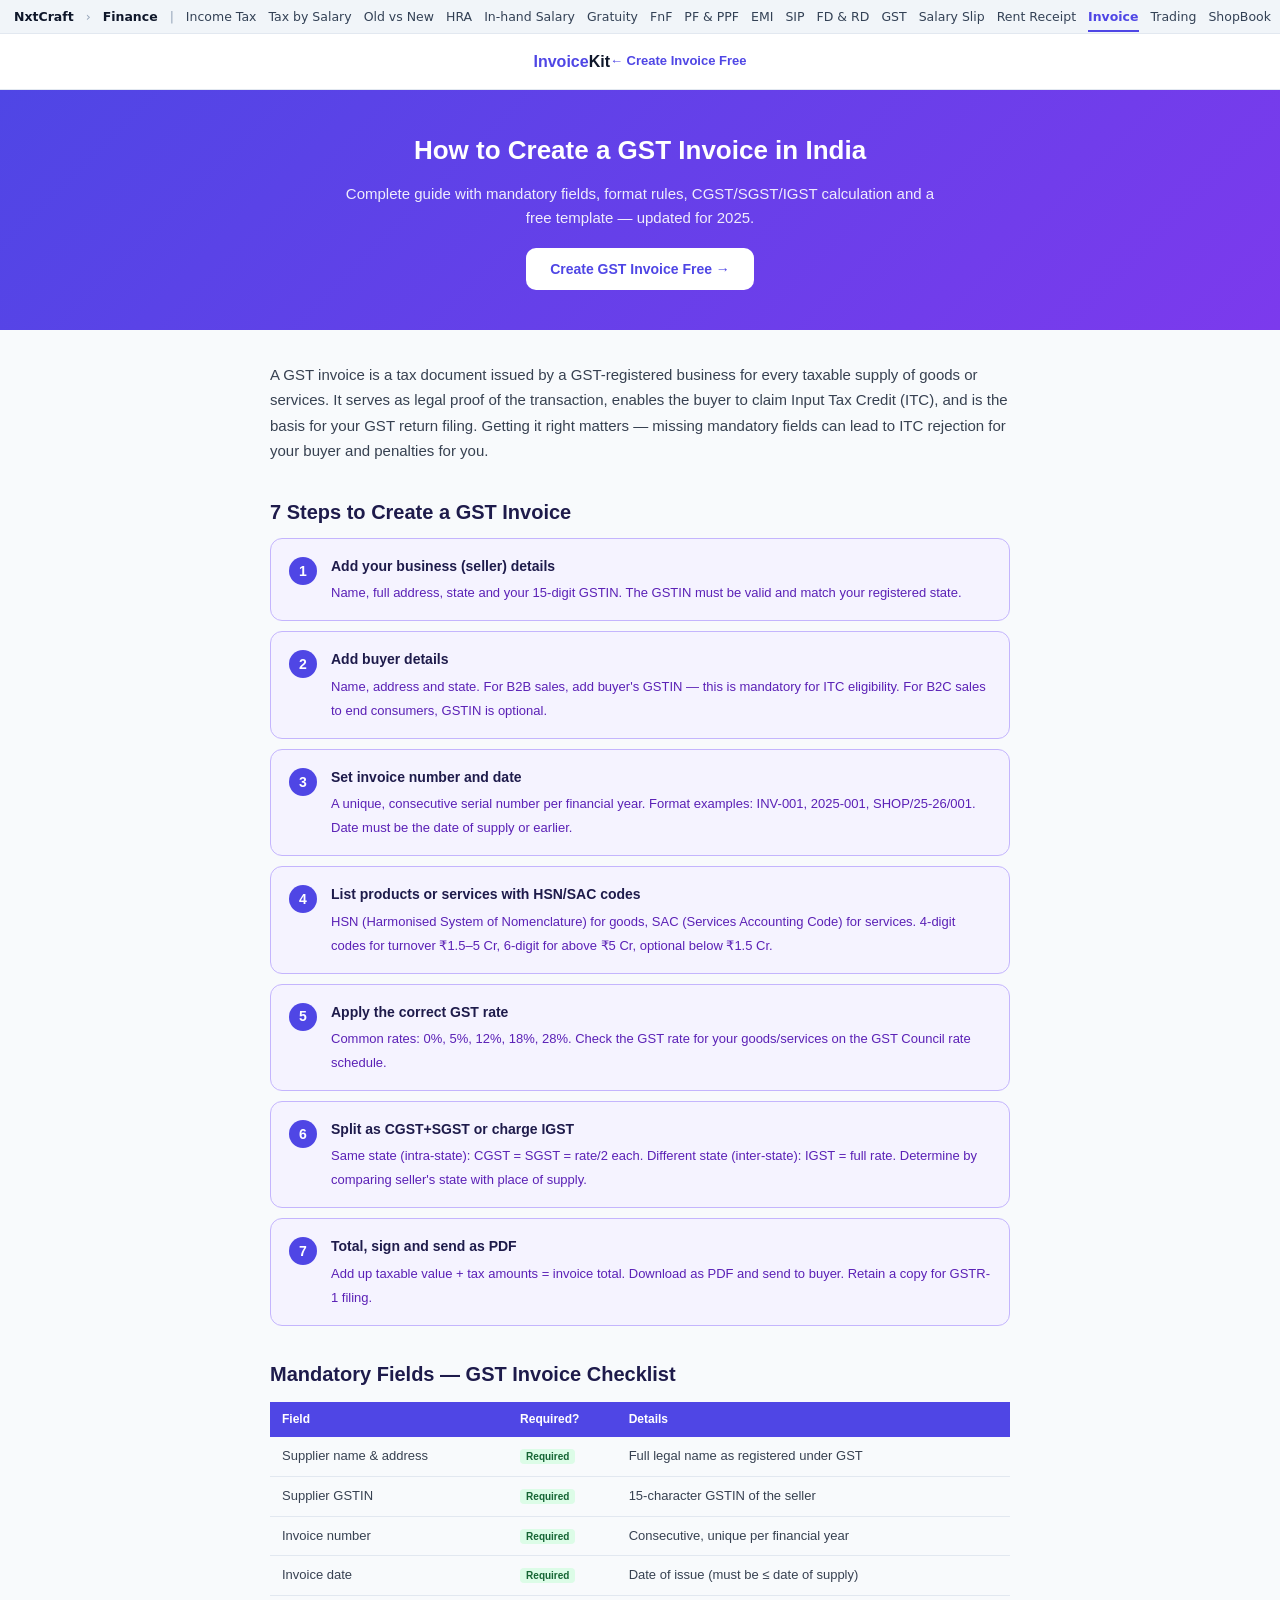
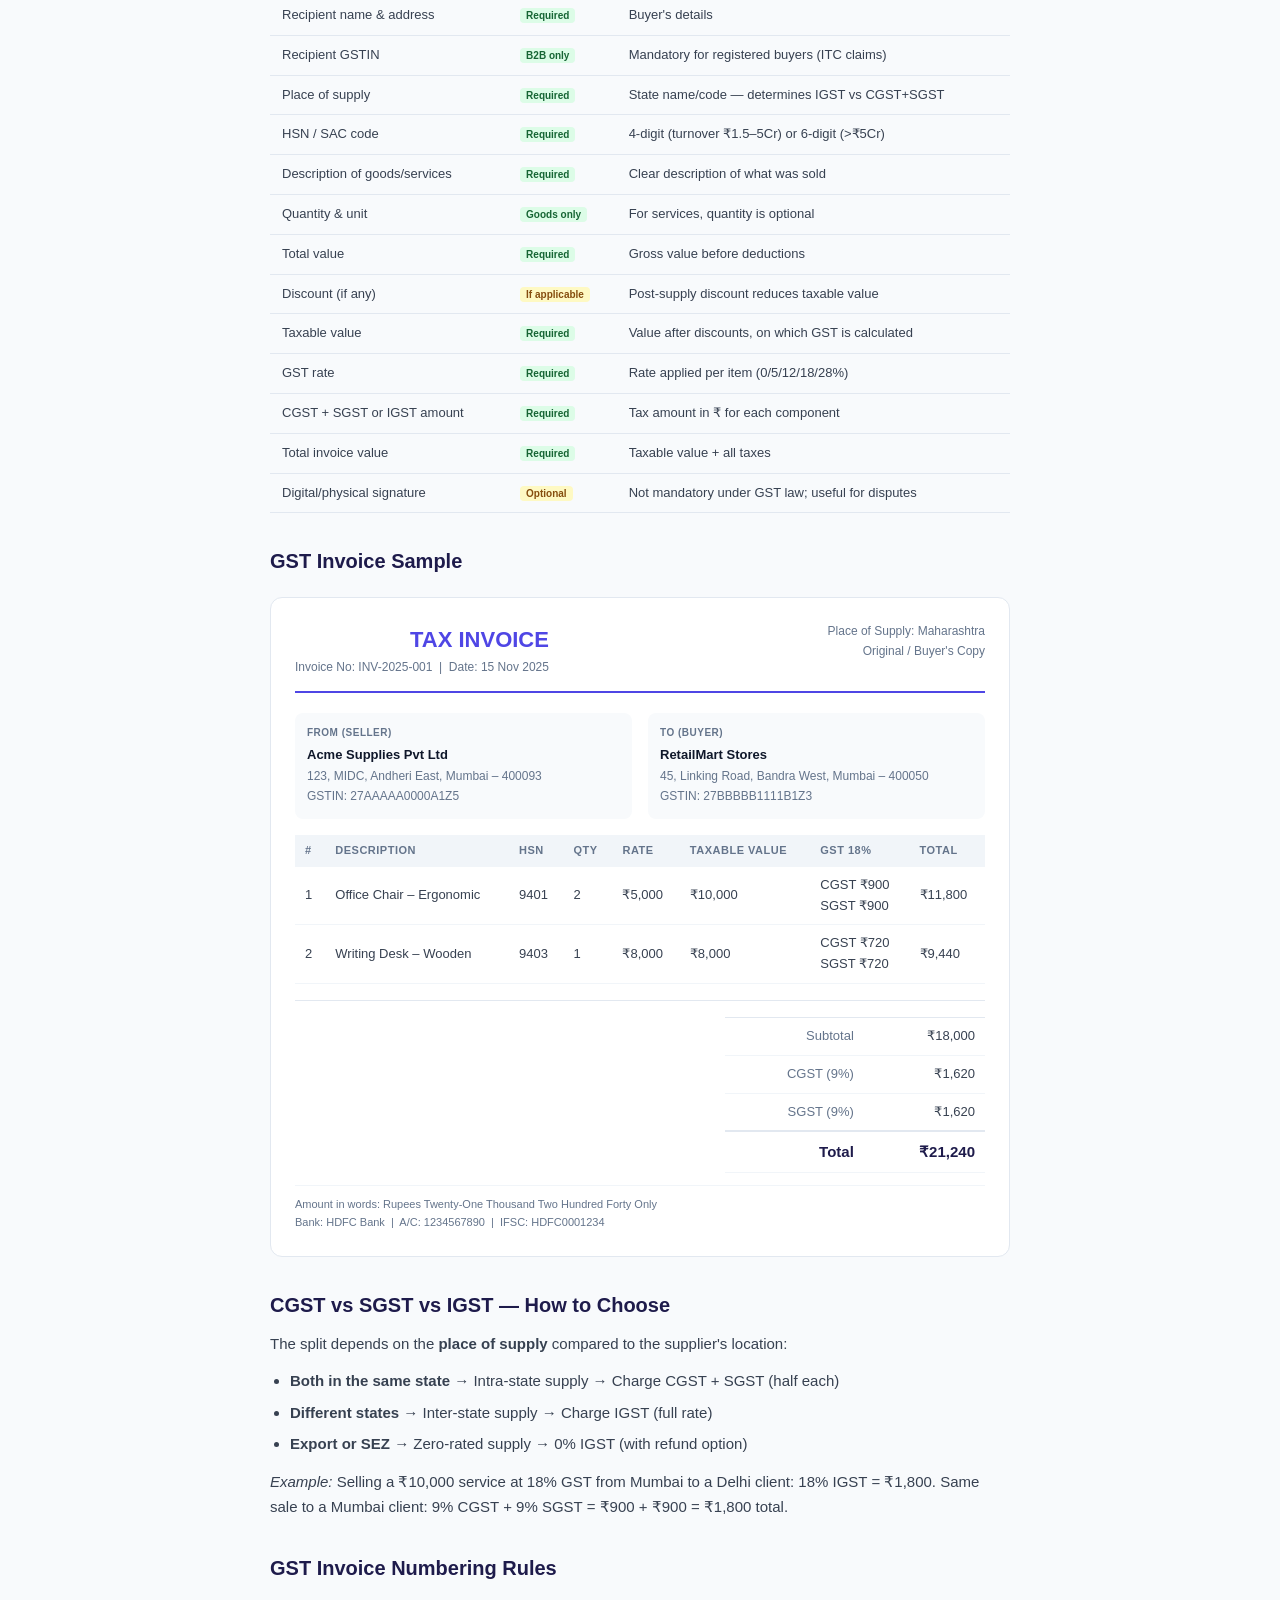
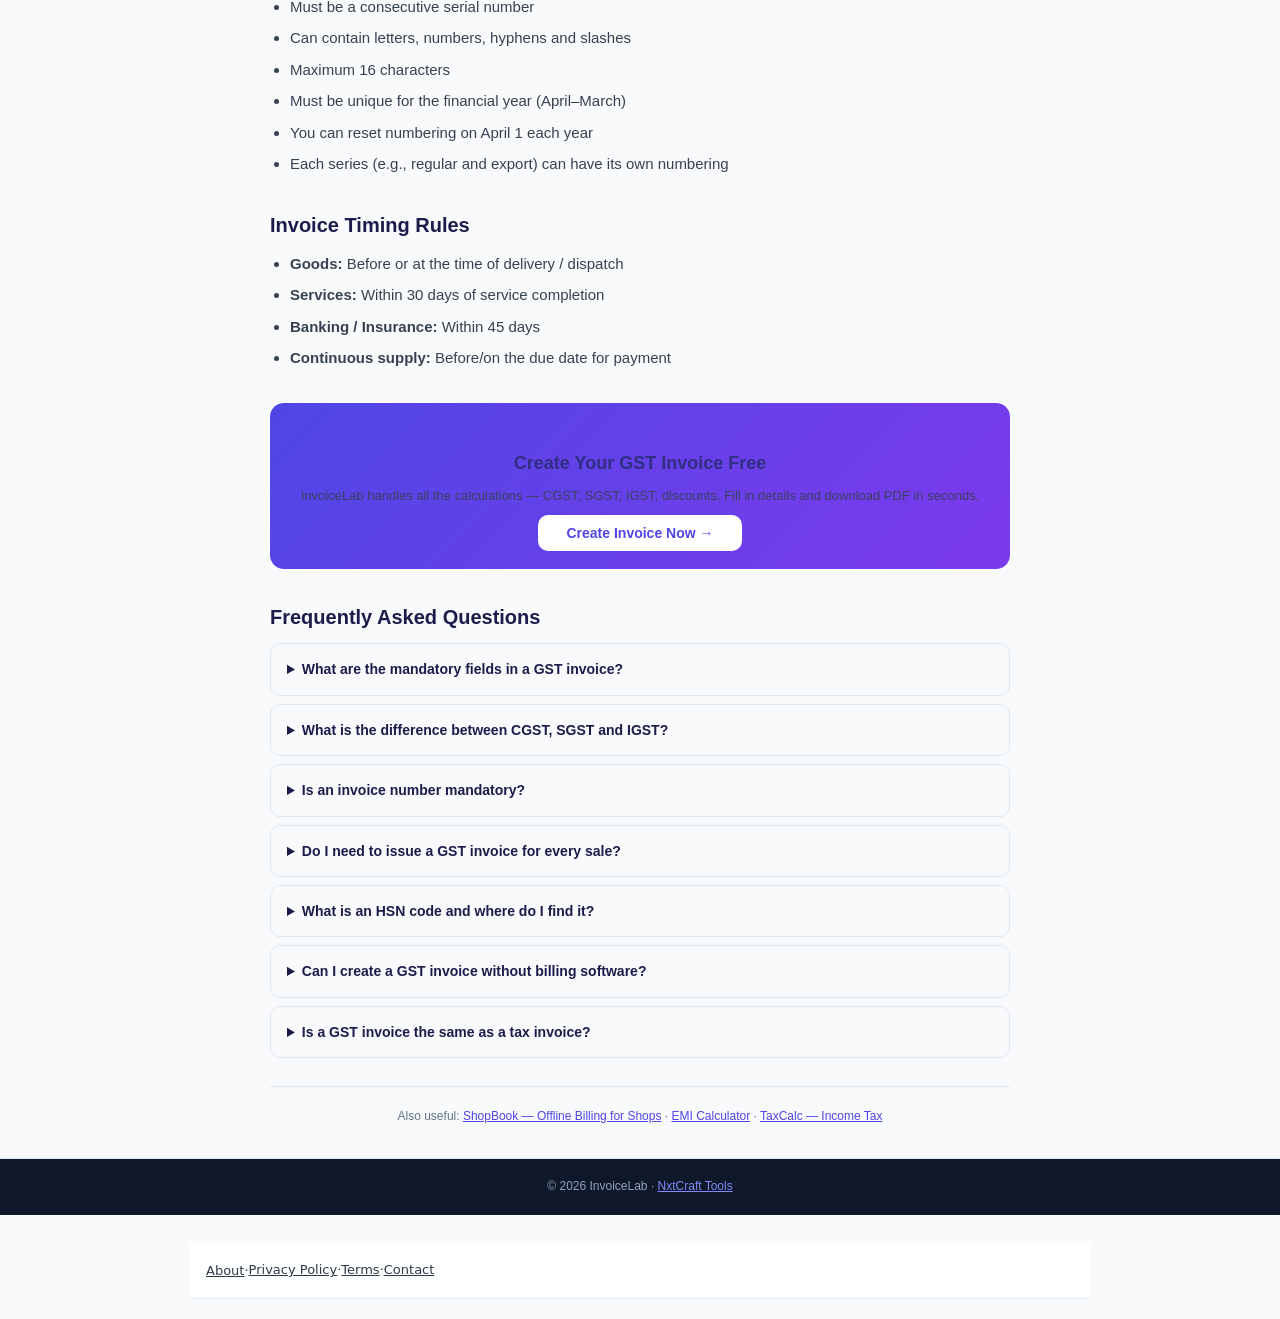
<file: guide/index.html>
<!DOCTYPE html>
<html lang="en"><head><meta charset="utf-8">
<title>Moved: How to Create a GST Invoice</title>
<meta name="viewport" content="width=device-width,initial-scale=1">
<link rel="canonical" href="https://nxtcraft.github.io/invoicelab/gst-invoice-guide/">
<meta http-equiv="refresh" content="0; url=https://nxtcraft.github.io/invoicelab/gst-invoice-guide/">
<script>location.replace("https://nxtcraft.github.io/invoicelab/gst-invoice-guide/"+location.hash)</script>
</head><body style="font:16px/1.6 system-ui,sans-serif;padding:40px 16px;text-align:center">
<p>This page has moved to <a href="https://nxtcraft.github.io/invoicelab/gst-invoice-guide/">How to Create a GST Invoice</a>.</p>
</body></html>
</file>
